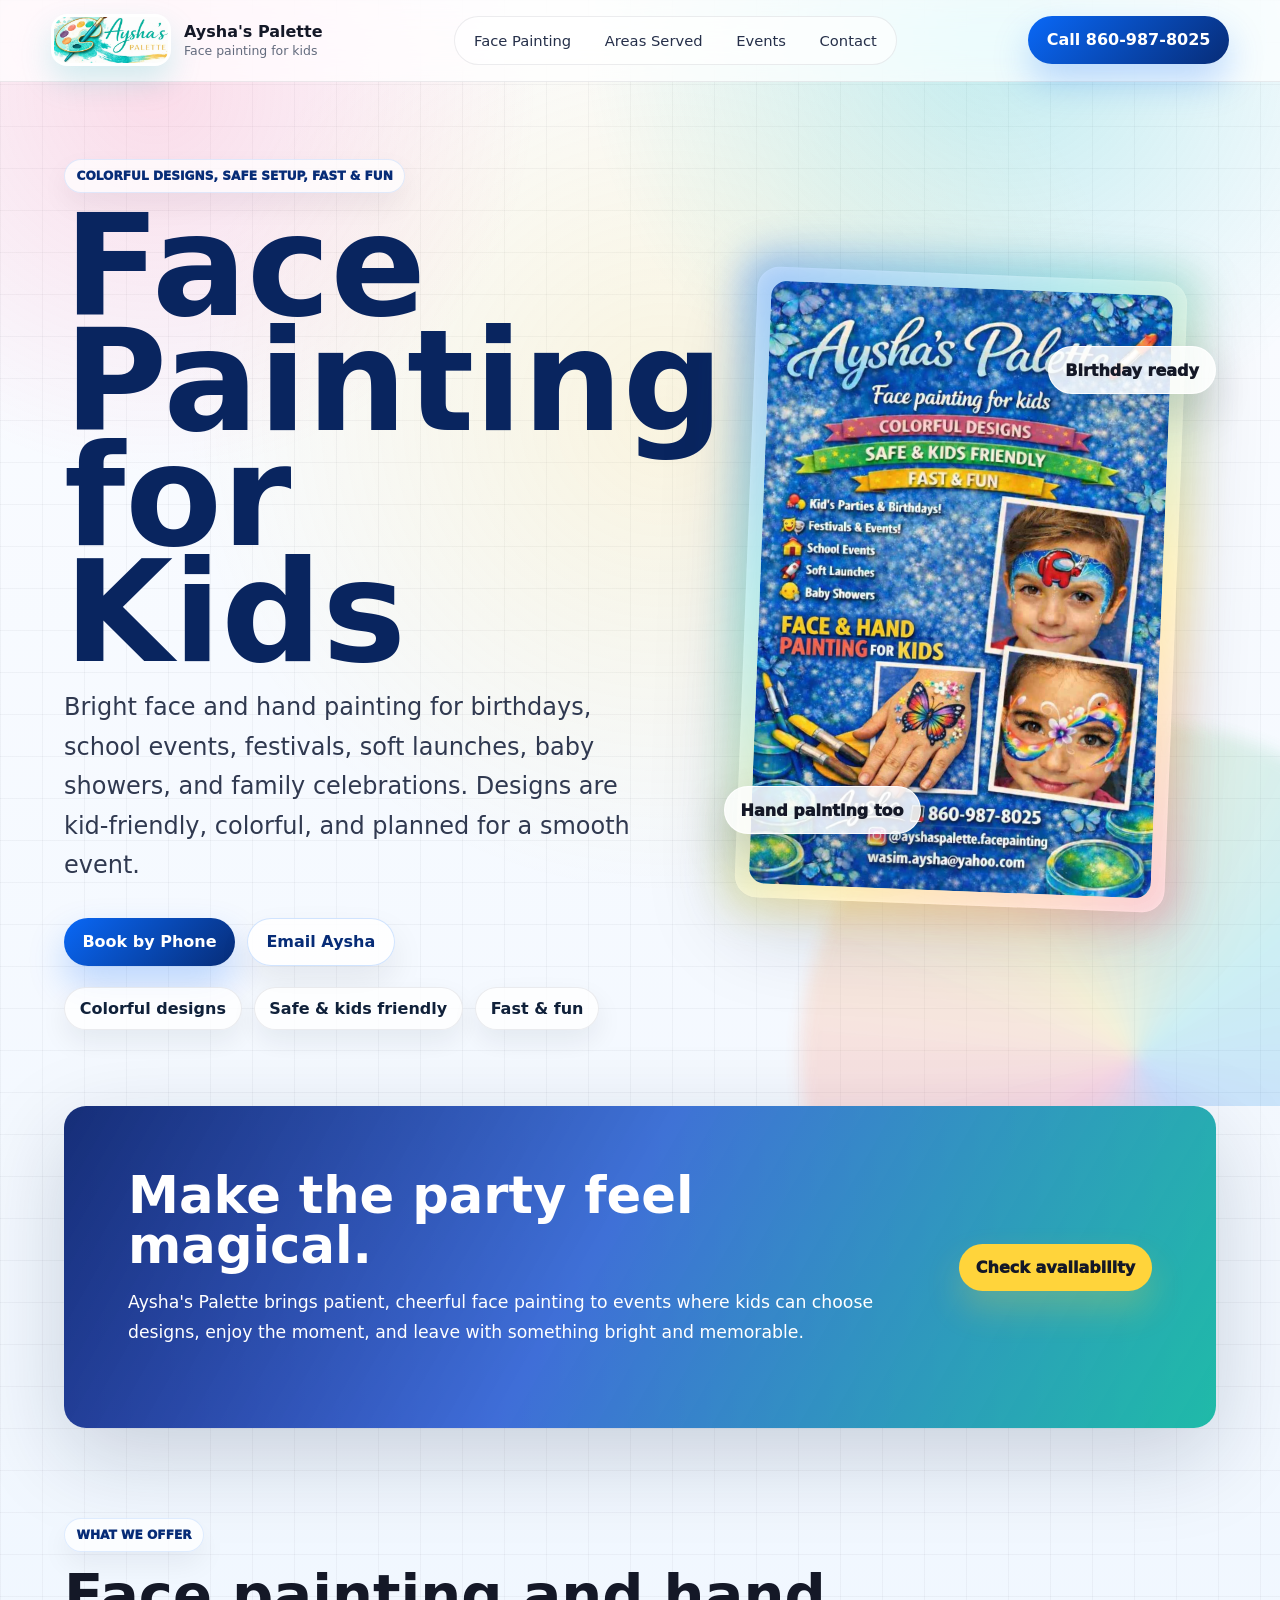
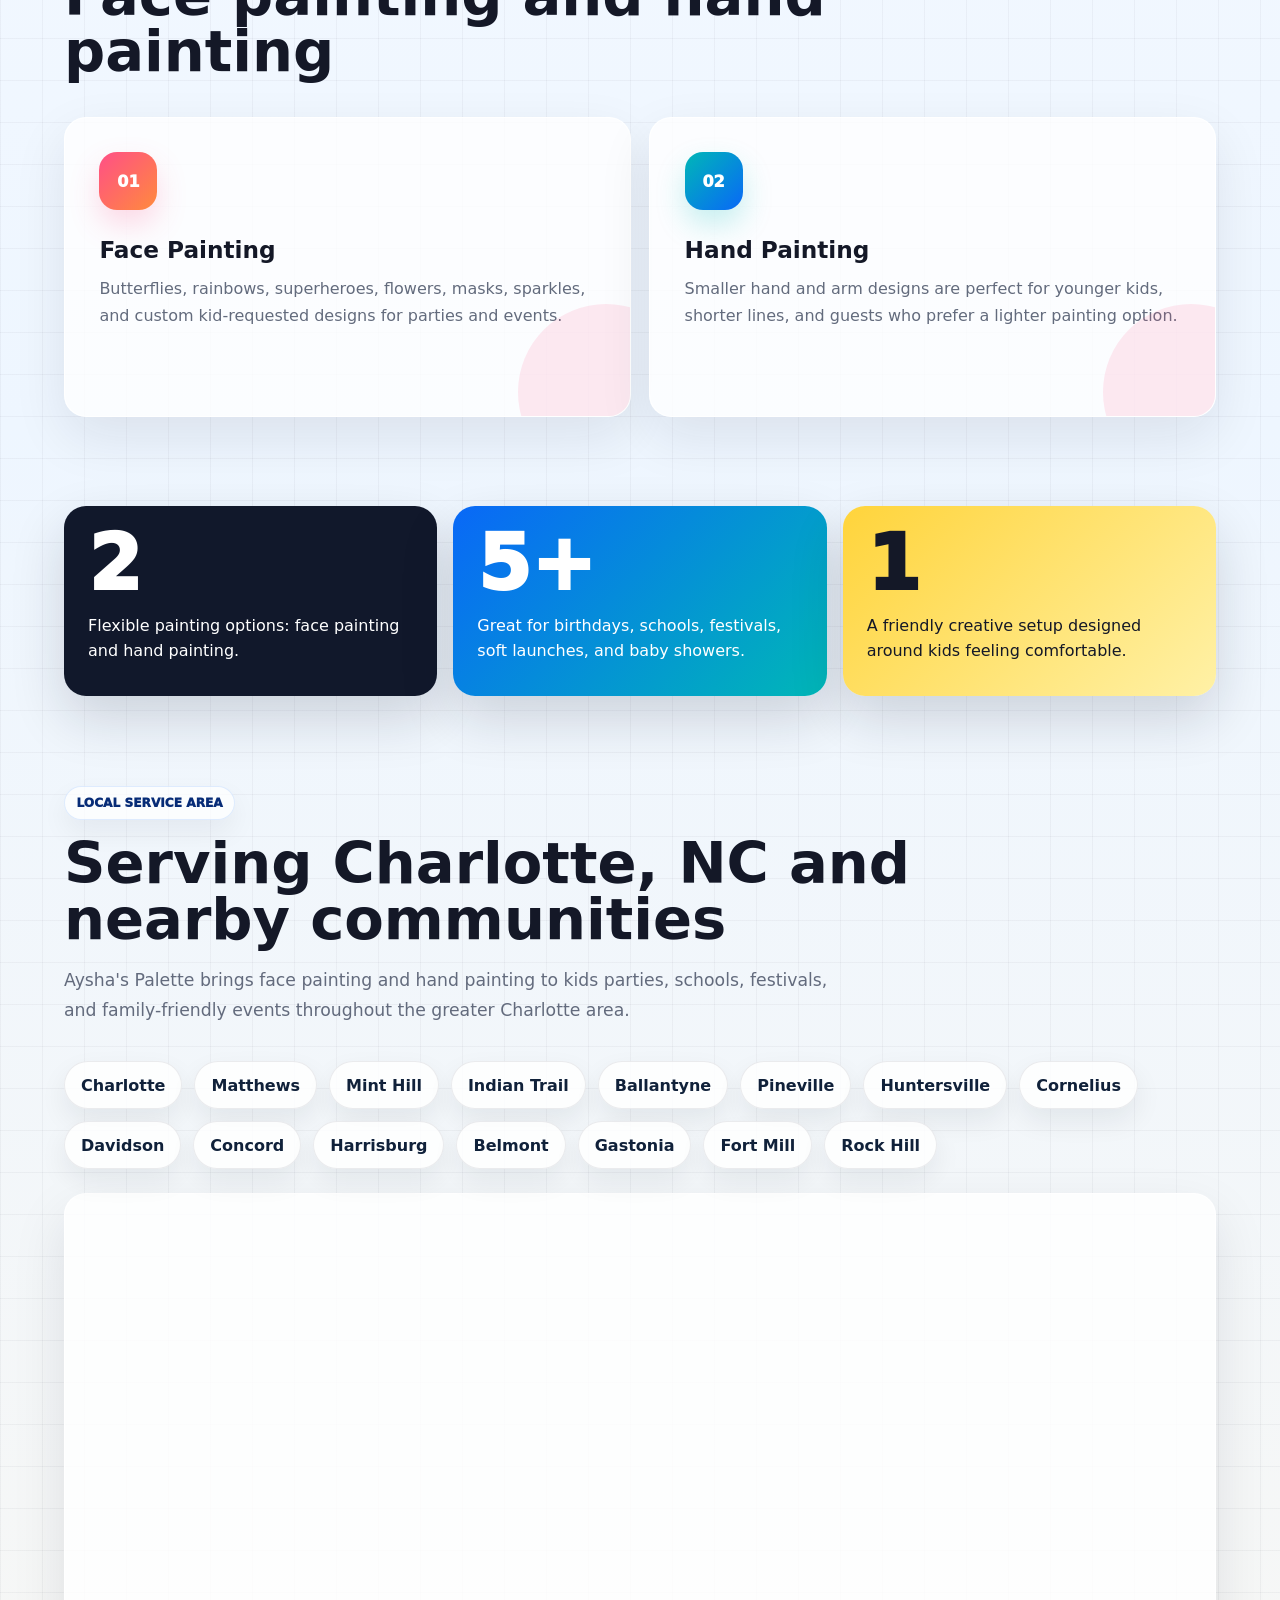
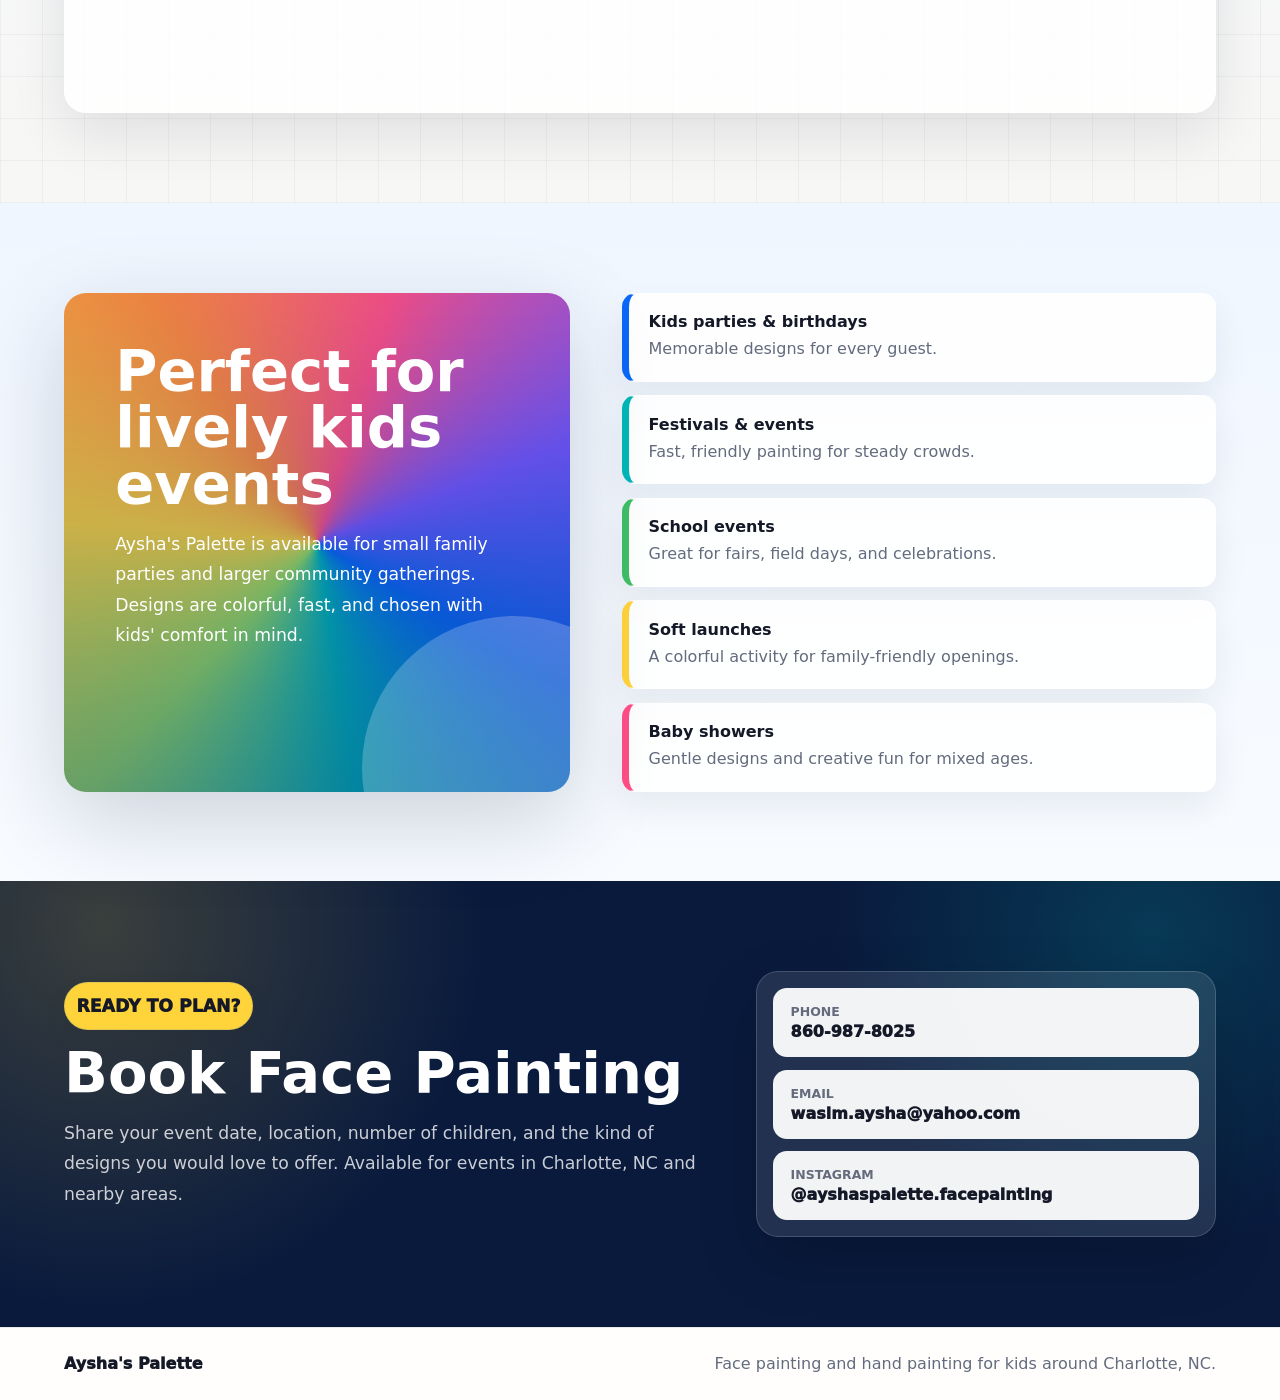
<file: index.html>
<!doctype html>
<html lang="en">
  <head>
    <meta charset="utf-8">
    <meta name="viewport" content="width=device-width, initial-scale=1">
    <title>Aysha's Palette | Face Painting</title>
    <meta
      name="description"
      content="Aysha's Palette offers colorful face painting and hand painting for kids parties, birthdays, school events, festivals, soft launches, and baby showers."
    >
    <link rel="stylesheet" href="styles.css">
  </head>
  <body class="face-page">
    <header class="site-header">
      <a class="brand" href="index.html" aria-label="Aysha's Palette face painting home">
        <span class="brand-logo">
          <img src="ayshas-palette-logo.jpeg" alt="" aria-hidden="true">
        </span>
        <span>
          <strong>Aysha's Palette</strong>
          <small>Face painting for kids</small>
        </span>
      </a>
      <nav class="nav" aria-label="Main navigation">
        <a href="#top">Face Painting</a>
        <a href="#areas">Areas Served</a>
        <a href="#events">Events</a>
        <a href="#contact">Contact</a>
      </nav>
      <a class="header-cta" href="tel:+18609878025">Call 860-987-8025</a>
    </header>

    <main id="top">
      <section class="hero" aria-labelledby="hero-title">
        <div class="hero-copy">
          <p class="eyebrow">Colorful designs, safe setup, fast & fun</p>
          <h1 id="hero-title">Face Painting for Kids</h1>
          <p class="hero-lede">
            Bright face and hand painting for birthdays, school events,
            festivals, soft launches, baby showers, and family celebrations.
            Designs are kid-friendly, colorful, and planned for a smooth event.
          </p>
          <div class="hero-actions" aria-label="Booking actions">
            <a class="button primary" href="tel:+18609878025">Book by Phone</a>
            <a class="button secondary" href="mailto:wasim.aysha@yahoo.com?subject=Face%20Painting%20Booking">Email Aysha</a>
          </div>
          <div class="quick-facts" aria-label="Highlights">
            <span>Colorful designs</span>
            <span>Safe & kids friendly</span>
            <span>Fast & fun</span>
          </div>
        </div>
        <div class="hero-media" aria-label="Aysha's Palette face painting flyer">
          <figure class="flyer-card">
            <img src="ayshas-palette-flyer.jpeg" alt="Aysha's Palette face painting flyer with examples of painted designs for kids">
          </figure>
          <div class="floating-note note-one">Birthday ready</div>
          <div class="floating-note note-two">Hand painting too</div>
        </div>
      </section>

      <section class="section intro-band" aria-label="Face painting highlights">
        <div>
          <h2>Make the party feel magical.</h2>
          <p>
            Aysha's Palette brings patient, cheerful face painting to events
            where kids can choose designs, enjoy the moment, and leave with
            something bright and memorable.
          </p>
        </div>
        <a class="text-link" href="#contact">Check availability</a>
      </section>

      <section class="section services" aria-labelledby="services-title">
        <div class="section-heading">
          <p class="eyebrow">What we offer</p>
          <h2 id="services-title">Face painting and hand painting</h2>
        </div>
        <div class="service-grid two-column">
          <article class="service-card">
            <span class="service-icon" aria-hidden="true">01</span>
            <h3>Face Painting</h3>
            <p>
              Butterflies, rainbows, superheroes, flowers, masks, sparkles, and
              custom kid-requested designs for parties and events.
            </p>
          </article>
          <article class="service-card">
            <span class="service-icon" aria-hidden="true">02</span>
            <h3>Hand Painting</h3>
            <p>
              Smaller hand and arm designs are perfect for younger kids, shorter
              lines, and guests who prefer a lighter painting option.
            </p>
          </article>
        </div>
      </section>

      <section class="section showcase" aria-label="Booking highlights">
        <div>
          <span class="showcase-number">2</span>
          <p>Flexible painting options: face painting and hand painting.</p>
        </div>
        <div>
          <span class="showcase-number">5+</span>
          <p>Great for birthdays, schools, festivals, soft launches, and baby showers.</p>
        </div>
        <div>
          <span class="showcase-number">1</span>
          <p>A friendly creative setup designed around kids feeling comfortable.</p>
        </div>
      </section>

      <section class="section areas" id="areas" aria-labelledby="areas-title">
        <div class="section-heading">
          <p class="eyebrow">Local service area</p>
          <h2 id="areas-title">Serving Charlotte, NC and nearby communities</h2>
          <p>
            Aysha's Palette brings face painting and hand painting to kids
            parties, schools, festivals, and family-friendly events throughout
            the greater Charlotte area.
          </p>
        </div>
        <div class="area-list" aria-label="Areas served near Charlotte, North Carolina">
          <span>Charlotte</span>
          <span>Matthews</span>
          <span>Mint Hill</span>
          <span>Indian Trail</span>
          <span>Ballantyne</span>
          <span>Pineville</span>
          <span>Huntersville</span>
          <span>Cornelius</span>
          <span>Davidson</span>
          <span>Concord</span>
          <span>Harrisburg</span>
          <span>Belmont</span>
          <span>Gastonia</span>
          <span>Fort Mill</span>
          <span>Rock Hill</span>
        </div>
        <div class="map-frame" aria-label="Google map of the Charlotte, North Carolina service area">
          <iframe
            title="Map of Charlotte, NC and surrounding service area"
            src="https://www.google.com/maps?q=Charlotte%2C%20NC&output=embed"
            loading="lazy"
            referrerpolicy="no-referrer-when-downgrade"
          ></iframe>
        </div>
      </section>

      <section class="section split" id="events" aria-labelledby="events-title">
        <div class="paint-panel">
          <h2 id="events-title">Perfect for lively kids events</h2>
          <p>
            Aysha's Palette is available for small family parties and larger
            community gatherings. Designs are colorful, fast, and chosen with
            kids' comfort in mind.
          </p>
        </div>
        <div class="event-list" aria-label="Event types">
          <div><strong>Kids parties & birthdays</strong><span>Memorable designs for every guest.</span></div>
          <div><strong>Festivals & events</strong><span>Fast, friendly painting for steady crowds.</span></div>
          <div><strong>School events</strong><span>Great for fairs, field days, and celebrations.</span></div>
          <div><strong>Soft launches</strong><span>A colorful activity for family-friendly openings.</span></div>
          <div><strong>Baby showers</strong><span>Gentle designs and creative fun for mixed ages.</span></div>
        </div>
      </section>

      <section class="section booking" id="contact" aria-labelledby="contact-title">
        <div>
          <p class="eyebrow">Ready to plan?</p>
          <h2 id="contact-title">Book Face Painting</h2>
          <p>
            Share your event date, location, number of children, and the kind
            of designs you would love to offer. Available for events in
            Charlotte, NC and nearby areas.
          </p>
        </div>
        <address class="contact-card">
          <a href="tel:+18609878025"><span>Phone</span>860-987-8025</a>
          <a href="mailto:wasim.aysha@yahoo.com"><span>Email</span>wasim.aysha@yahoo.com</a>
          <a href="https://www.instagram.com/ayshaspalette.facepainting/"><span>Instagram</span>@ayshaspalette.facepainting</a>
        </address>
      </section>
    </main>

    <footer class="site-footer">
      <p>Aysha's Palette</p>
      <p>Face painting and hand painting for kids around Charlotte, NC.</p>
    </footer>
  </body>
</html>
</file>
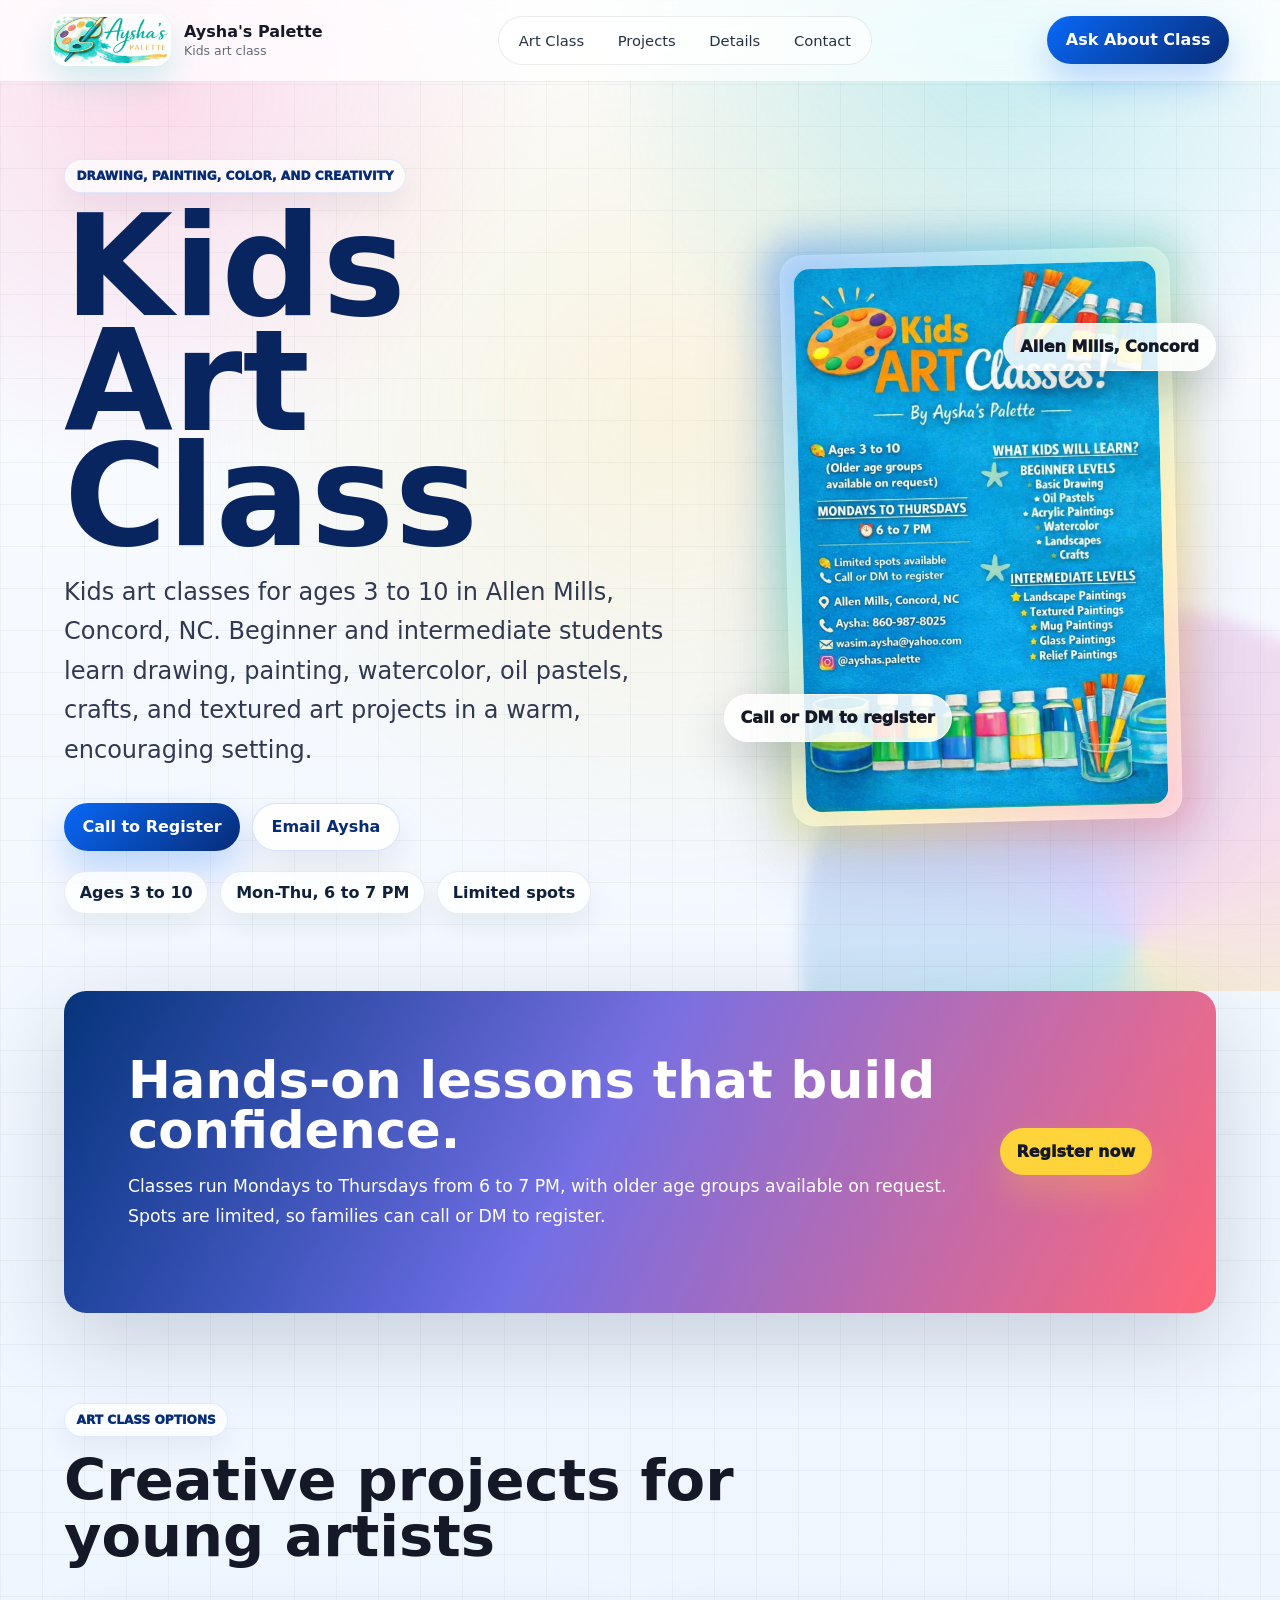
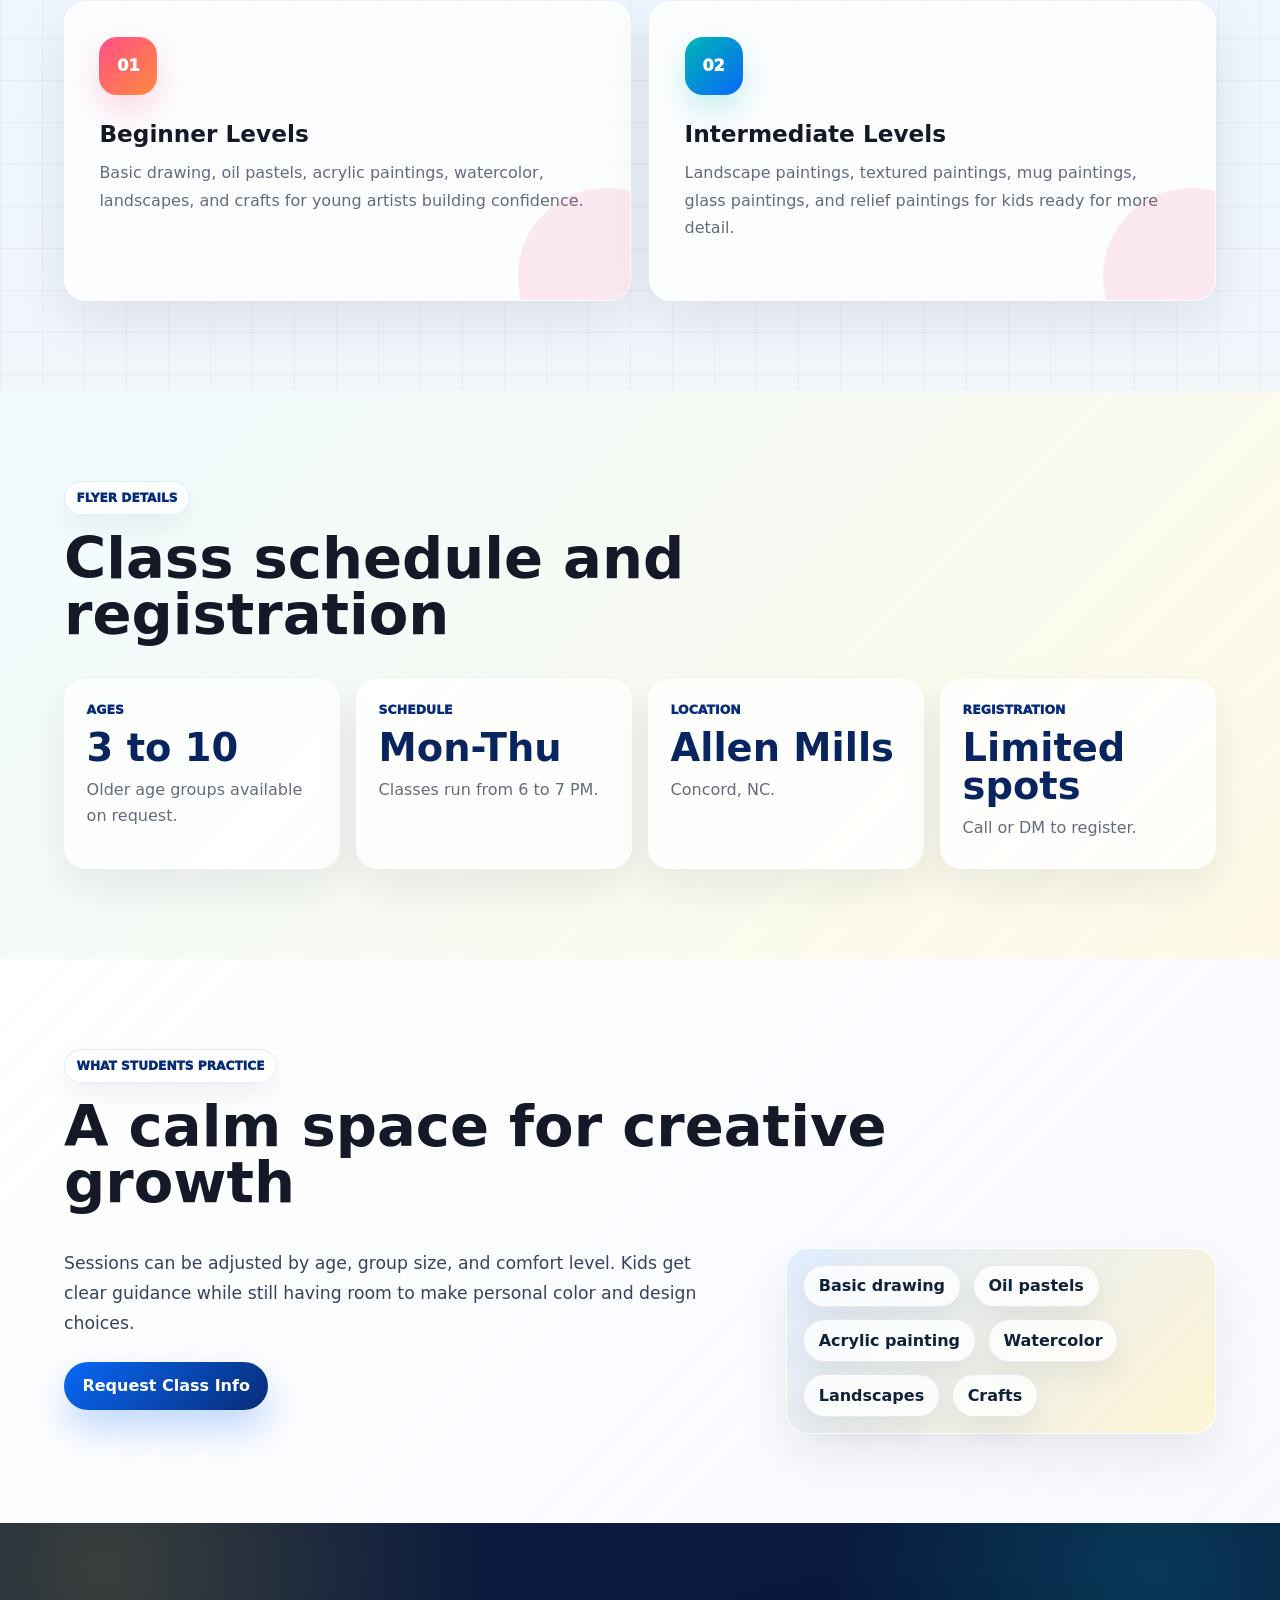
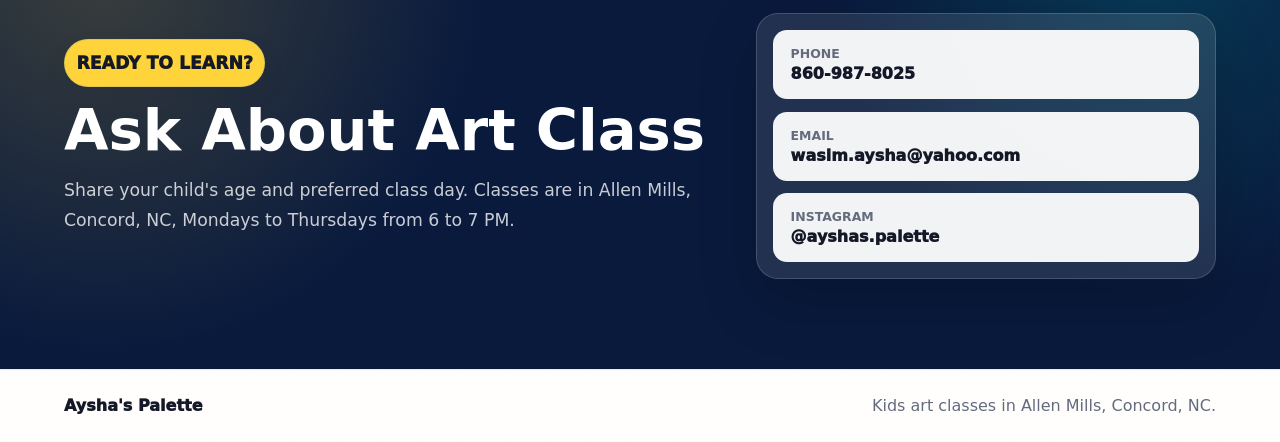
<file: art-class.html>
<!doctype html>
<html lang="en">
  <head>
    <meta charset="utf-8">
    <meta name="viewport" content="width=device-width, initial-scale=1">
    <title>Aysha's Palette | Art Class</title>
    <meta
      name="description"
      content="Aysha's Palette offers beginner-friendly kids art classes with drawing, painting, color mixing, seasonal crafts, and creative confidence-building projects."
    >
    <link rel="stylesheet" href="styles.css">
  </head>
  <body class="class-page">
    <header class="site-header">
      <a class="brand" href="art-class.html" aria-label="Aysha's Palette art class home">
        <span class="brand-logo">
          <img src="ayshas-palette-logo.jpeg" alt="" aria-hidden="true">
        </span>
        <span>
          <strong>Aysha's Palette</strong>
          <small>Kids art class</small>
        </span>
      </a>
      <nav class="nav" aria-label="Main navigation">
        <a href="#top">Art Class</a>
        <a href="#projects">Projects</a>
        <a href="#details">Details</a>
        <a href="#contact">Contact</a>
      </nav>
      <a class="header-cta" href="mailto:wasim.aysha@yahoo.com?subject=Art%20Class%20Inquiry">Ask About Class</a>
    </header>

    <main id="top">
      <section class="hero art-hero" aria-labelledby="hero-title">
        <div class="hero-copy">
          <p class="eyebrow">Drawing, painting, color, and creativity</p>
          <h1 id="hero-title">Kids Art Class</h1>
          <p class="hero-lede">
            Kids art classes for ages 3 to 10 in Allen Mills, Concord, NC.
            Beginner and intermediate students learn drawing, painting,
            watercolor, oil pastels, crafts, and textured art projects in a
            warm, encouraging setting.
          </p>
          <div class="hero-actions" aria-label="Class inquiry actions">
            <a class="button primary" href="tel:+18609878025">Call to Register</a>
            <a class="button secondary" href="mailto:wasim.aysha@yahoo.com?subject=Art%20Class%20Inquiry">Email Aysha</a>
          </div>
          <div class="quick-facts" aria-label="Class highlights">
            <span>Ages 3 to 10</span>
            <span>Mon-Thu, 6 to 7 PM</span>
            <span>Limited spots</span>
          </div>
        </div>
        <div class="hero-media class-media" aria-label="Aysha's Palette kids art class flyer">
          <figure class="flyer-card art-flyer">
            <img src="art-class-flyer.jpeg" alt="Kids Art Classes flyer by Aysha's Palette with schedule, location, and class topics">
          </figure>
          <div class="floating-note note-one">Allen Mills, Concord</div>
          <div class="floating-note note-two">Call or DM to register</div>
        </div>
      </section>

      <section class="section intro-band class-intro" aria-label="Art class highlights">
        <div>
          <h2>Hands-on lessons that build confidence.</h2>
          <p>
            Classes run Mondays to Thursdays from 6 to 7 PM, with older age
            groups available on request. Spots are limited, so families can call
            or DM to register.
          </p>
        </div>
        <a class="text-link" href="#contact">Register now</a>
      </section>

      <section class="section services" id="projects" aria-labelledby="projects-title">
        <div class="section-heading">
          <p class="eyebrow">Art class options</p>
          <h2 id="projects-title">Creative projects for young artists</h2>
        </div>
        <div class="service-grid two-column">
          <article class="service-card">
            <span class="service-icon" aria-hidden="true">01</span>
            <h3>Beginner Levels</h3>
            <p>
              Basic drawing, oil pastels, acrylic paintings, watercolor,
              landscapes, and crafts for young artists building confidence.
            </p>
          </article>
          <article class="service-card">
            <span class="service-icon" aria-hidden="true">02</span>
            <h3>Intermediate Levels</h3>
            <p>
              Landscape paintings, textured paintings, mug paintings, glass
              paintings, and relief paintings for kids ready for more detail.
            </p>
          </article>
        </div>
      </section>

      <section class="section class-details" id="details" aria-labelledby="details-title">
        <div class="section-heading">
          <p class="eyebrow">Flyer details</p>
          <h2 id="details-title">Class schedule and registration</h2>
        </div>
        <div class="detail-grid">
          <article class="detail-card">
            <span>Ages</span>
            <strong>3 to 10</strong>
            <p>Older age groups available on request.</p>
          </article>
          <article class="detail-card">
            <span>Schedule</span>
            <strong>Mon-Thu</strong>
            <p>Classes run from 6 to 7 PM.</p>
          </article>
          <article class="detail-card">
            <span>Location</span>
            <strong>Allen Mills</strong>
            <p>Concord, NC.</p>
          </article>
          <article class="detail-card">
            <span>Registration</span>
            <strong>Limited spots</strong>
            <p>Call or DM to register.</p>
          </article>
        </div>
      </section>

      <section class="section classes-band" aria-labelledby="class-title">
        <div class="section-heading">
          <p class="eyebrow">What students practice</p>
          <h2 id="class-title">A calm space for creative growth</h2>
        </div>
        <div class="class-layout">
          <div class="class-copy">
            <p>
              Sessions can be adjusted by age, group size, and comfort level.
              Kids get clear guidance while still having room to make personal
              color and design choices.
            </p>
            <a class="button primary" href="mailto:wasim.aysha@yahoo.com?subject=Art%20Class%20Inquiry">Request Class Info</a>
          </div>
          <div class="class-features">
            <span>Basic drawing</span>
            <span>Oil pastels</span>
            <span>Acrylic painting</span>
            <span>Watercolor</span>
            <span>Landscapes</span>
            <span>Crafts</span>
          </div>
        </div>
      </section>

      <section class="section booking" id="contact" aria-labelledby="contact-title">
        <div>
          <p class="eyebrow">Ready to learn?</p>
          <h2 id="contact-title">Ask About Art Class</h2>
          <p>
            Share your child's age and preferred class day. Classes are in
            Allen Mills, Concord, NC, Mondays to Thursdays from 6 to 7 PM.
          </p>
        </div>
        <address class="contact-card">
          <a href="tel:+18609878025"><span>Phone</span>860-987-8025</a>
          <a href="mailto:wasim.aysha@yahoo.com"><span>Email</span>wasim.aysha@yahoo.com</a>
          <a href="https://www.instagram.com/ayshas.palette/"><span>Instagram</span>@ayshas.palette</a>
        </address>
      </section>
    </main>

    <footer class="site-footer">
      <p>Aysha's Palette</p>
      <p>Kids art classes in Allen Mills, Concord, NC.</p>
    </footer>
  </body>
</html>
</file>
<file: styles.css>
:root {
  --ink: #141827;
  --muted: #636b7d;
  --white: #ffffff;
  --mist: #f5f8ff;
  --blue: #0968f7;
  --deep-blue: #072c77;
  --teal: #00b7b7;
  --lime: #9be15d;
  --yellow: #ffd43b;
  --pink: #ff4f87;
  --orange: #ff8a3d;
  --violet: #7657ff;
  --radius: 22px;
  --radius-sm: 14px;
  --shadow: 0 28px 90px rgba(12, 25, 58, 0.18);
}

* {
  box-sizing: border-box;
}

html {
  scroll-behavior: smooth;
  scroll-padding-top: 96px;
}

body {
  margin: 0;
  color: var(--ink);
  font-family: Inter, ui-sans-serif, system-ui, -apple-system, BlinkMacSystemFont, "Segoe UI", Arial, sans-serif;
  background:
    linear-gradient(90deg, rgba(20, 24, 39, 0.04) 1px, transparent 1px),
    linear-gradient(180deg, rgba(20, 24, 39, 0.04) 1px, transparent 1px),
    linear-gradient(180deg, #fbfcff 0%, #eef6ff 44%, #fff8ec 100%);
  background-size: 42px 42px, 42px 42px, auto;
}

body::before {
  position: fixed;
  inset: 0;
  z-index: -1;
  content: "";
  background:
    radial-gradient(circle at 12% 10%, rgba(255, 79, 135, 0.18), transparent 24rem),
    radial-gradient(circle at 78% 4%, rgba(0, 183, 183, 0.22), transparent 26rem),
    radial-gradient(circle at 52% 46%, rgba(255, 212, 59, 0.16), transparent 30rem);
}

img {
  display: block;
  max-width: 100%;
}

a {
  color: inherit;
}

.site-header {
  position: sticky;
  top: 0;
  z-index: 10;
  display: flex;
  align-items: center;
  justify-content: space-between;
  gap: 1rem;
  min-height: 78px;
  margin: 0 auto;
  padding: 0.9rem clamp(1rem, 4vw, 5rem);
  background: rgba(255, 255, 255, 0.74);
  border-bottom: 1px solid rgba(20, 24, 39, 0.08);
  backdrop-filter: blur(20px) saturate(150%);
}

.brand,
.nav a,
.header-cta,
.button,
.text-link,
.contact-card a {
  text-decoration: none;
}

.brand {
  display: inline-flex;
  align-items: center;
  gap: 0.8rem;
  min-width: 13rem;
}

.brand-mark {
  display: grid;
  place-items: center;
  width: 48px;
  height: 48px;
  flex: 0 0 48px;
  color: var(--white);
  font-weight: 900;
  background: conic-gradient(from 10deg, var(--blue), var(--teal), var(--yellow), var(--pink), var(--violet), var(--blue));
  border: 3px solid rgba(255, 255, 255, 0.84);
  border-radius: 16px;
  box-shadow: 0 15px 32px rgba(9, 104, 247, 0.24);
}

.brand-logo {
  width: 120px;
  height: 52px;
  flex: 0 0 120px;
  overflow: hidden;
  background: var(--white);
  border: 3px solid rgba(255, 255, 255, 0.84);
  border-radius: 16px;
  box-shadow: 0 15px 32px rgba(0, 183, 183, 0.18);
}

.brand-logo img {
  width: 100%;
  height: 100%;
  object-fit: cover;
  object-position: center;
  transform: scale(1.35);
}

.brand strong,
.brand small {
  display: block;
}

.brand strong {
  font-size: 1rem;
}

.brand small {
  color: var(--muted);
  font-size: 0.78rem;
  margin-top: 0.12rem;
}

.nav {
  display: flex;
  align-items: center;
  justify-content: center;
  gap: 0.3rem;
  padding: 0.32rem;
  color: #26304a;
  font-size: 0.92rem;
  background: rgba(255, 255, 255, 0.62);
  border: 1px solid rgba(20, 24, 39, 0.08);
  border-radius: 999px;
  scrollbar-width: none;
  -webkit-overflow-scrolling: touch;
  scroll-snap-type: x proximity;
}

.nav::-webkit-scrollbar {
  display: none;
}

.nav a {
  padding: 0.62rem 0.9rem;
  border-radius: 999px;
  scroll-snap-align: start;
  white-space: nowrap;
  transition: background 180ms ease, color 180ms ease;
}

.nav a:hover {
  color: var(--deep-blue);
  background: rgba(9, 104, 247, 0.1);
}

.nav a:focus-visible,
.header-cta:focus-visible,
.button:focus-visible,
.text-link:focus-visible,
.contact-card a:focus-visible {
  outline: 3px solid rgba(255, 212, 59, 0.92);
  outline-offset: 3px;
}

.header-cta,
.button {
  display: inline-flex;
  align-items: center;
  justify-content: center;
  min-height: 48px;
  padding: 0.82rem 1.15rem;
  border-radius: 999px;
  font-weight: 900;
  line-height: 1;
  transition: transform 180ms ease, box-shadow 180ms ease, background 180ms ease;
}

.header-cta,
.button.primary {
  color: var(--white);
  background: linear-gradient(135deg, var(--blue), var(--deep-blue));
  box-shadow: 0 18px 36px rgba(9, 104, 247, 0.25);
}

.button.secondary {
  color: var(--deep-blue);
  background: rgba(255, 255, 255, 0.86);
  border: 1px solid rgba(9, 104, 247, 0.18);
  box-shadow: 0 16px 34px rgba(20, 24, 39, 0.08);
}

.header-cta:hover,
.button:hover,
.text-link:hover,
.contact-card a:hover {
  transform: translateY(-2px);
}

.hero {
  position: relative;
  display: grid;
  grid-template-columns: minmax(0, 1fr) minmax(300px, 470px);
  align-items: center;
  gap: clamp(2rem, 6vw, 7rem);
  min-height: calc(100vh - 78px);
  padding: clamp(2.6rem, 6vw, 6.5rem) clamp(1rem, 5vw, 5.5rem);
  overflow: hidden;
}

.hero::after {
  position: absolute;
  right: -12rem;
  bottom: -18rem;
  width: 42rem;
  height: 42rem;
  content: "";
  background: conic-gradient(from 140deg, rgba(9, 104, 247, 0.22), rgba(255, 79, 135, 0.26), rgba(255, 212, 59, 0.24), rgba(0, 183, 183, 0.2), rgba(9, 104, 247, 0.22));
  border-radius: 50%;
  filter: blur(8px);
  opacity: 0.82;
}

.hero-copy,
.hero-media {
  position: relative;
  z-index: 1;
}

.hero-copy {
  max-width: 780px;
}

.eyebrow {
  display: inline-flex;
  align-items: center;
  min-height: 34px;
  margin: 0 0 1rem;
  padding: 0.48rem 0.72rem;
  color: var(--deep-blue);
  font-size: 0.76rem;
  font-weight: 950;
  letter-spacing: 0;
  text-transform: uppercase;
  background: rgba(255, 255, 255, 0.72);
  border: 1px solid rgba(9, 104, 247, 0.12);
  border-radius: 999px;
  box-shadow: 0 12px 28px rgba(20, 24, 39, 0.06);
}

h1,
h2,
h3,
p {
  margin-top: 0;
}

h1 {
  max-width: 9ch;
  margin-bottom: 1.1rem;
  color: #09255f;
  font-size: clamp(4.2rem, 11vw, 9.4rem);
  line-height: 0.82;
}

h2 {
  margin-bottom: 1rem;
  font-size: clamp(2.2rem, 4.5vw, 4.35rem);
  line-height: 0.98;
}

h3 {
  margin-bottom: 0.75rem;
  font-size: 1.45rem;
}

.hero-lede {
  max-width: 720px;
  color: #303950;
  font-size: clamp(1.12rem, 2vw, 1.5rem);
  line-height: 1.65;
}

.hero-actions,
.quick-facts,
.class-features {
  display: flex;
  flex-wrap: wrap;
  gap: 0.75rem;
}

.hero-actions {
  margin-top: 2rem;
}

.quick-facts {
  margin-top: 1.3rem;
}

.quick-facts span,
.class-features span {
  display: inline-flex;
  align-items: center;
  min-height: 42px;
  padding: 0.68rem 0.92rem;
  color: #10213a;
  font-weight: 900;
  background: rgba(255, 255, 255, 0.78);
  border: 1px solid rgba(20, 24, 39, 0.08);
  border-radius: 999px;
  box-shadow: 0 12px 28px rgba(20, 24, 39, 0.07);
}

.hero-media {
  justify-self: center;
  width: min(100%, 500px);
  min-height: 640px;
}

.flyer-card {
  position: relative;
  z-index: 1;
  margin: 0;
  width: min(100%, 430px);
  padding: 0.8rem;
  background: rgba(255, 255, 255, 0.82);
  border: 1px solid rgba(255, 255, 255, 0.74);
  border-radius: var(--radius);
  box-shadow: var(--shadow);
  transform: rotate(2.2deg);
}

.flyer-card::before {
  position: absolute;
  inset: -16px;
  z-index: -1;
  content: "";
  background: linear-gradient(135deg, rgba(9, 104, 247, 0.38), rgba(0, 183, 183, 0.28), rgba(255, 212, 59, 0.36), rgba(255, 79, 135, 0.3));
  border-radius: 30px;
  filter: blur(18px);
}

.flyer-card img {
  width: 100%;
  aspect-ratio: 2 / 3;
  object-fit: cover;
  border-radius: 16px;
}

.floating-note {
  position: absolute;
  z-index: 2;
  display: inline-flex;
  align-items: center;
  min-height: 48px;
  padding: 0.8rem 1rem;
  color: var(--ink);
  font-weight: 950;
  background: rgba(255, 255, 255, 0.86);
  border: 1px solid rgba(255, 255, 255, 0.9);
  border-radius: 999px;
  box-shadow: 0 18px 48px rgba(20, 24, 39, 0.18);
}

.note-one {
  top: 4.5rem;
  right: 0;
}

.note-two {
  bottom: 5rem;
  left: -1.4rem;
}

.section {
  padding: clamp(4rem, 7vw, 7rem) clamp(1rem, 5vw, 5.5rem);
  scroll-margin-top: 96px;
}

.intro-band {
  display: flex;
  align-items: center;
  justify-content: space-between;
  gap: 2rem;
  margin: 0 clamp(1rem, 5vw, 5.5rem);
  padding: clamp(2rem, 5vw, 4rem);
  color: var(--white);
  background:
    linear-gradient(120deg, rgba(7, 44, 119, 0.94), rgba(9, 104, 247, 0.78) 46%, rgba(0, 183, 183, 0.88)),
    linear-gradient(90deg, var(--pink), var(--yellow));
  border-radius: var(--radius);
  box-shadow: var(--shadow);
}

.intro-band div {
  max-width: 880px;
}

.intro-band h2 {
  font-size: clamp(2rem, 4vw, 3.55rem);
}

.intro-band p,
.paint-panel p,
.booking p,
.class-copy p {
  color: inherit;
  font-size: 1.08rem;
  line-height: 1.75;
}

.text-link {
  flex: 0 0 auto;
  padding: 0.88rem 1.05rem;
  color: var(--ink);
  font-weight: 950;
  background: var(--yellow);
  border-radius: 999px;
  box-shadow: 0 18px 34px rgba(255, 212, 59, 0.24);
  transition: transform 180ms ease;
}

.section-heading {
  max-width: 860px;
  margin-bottom: 2.25rem;
}

.service-grid {
  display: grid;
  grid-template-columns: repeat(3, minmax(0, 1fr));
  gap: 1.15rem;
}

.service-grid.two-column {
  grid-template-columns: repeat(2, minmax(0, 1fr));
}

.service-card {
  position: relative;
  min-height: 300px;
  padding: clamp(1.4rem, 3vw, 2.15rem);
  overflow: hidden;
  background: rgba(255, 255, 255, 0.78);
  border: 1px solid rgba(255, 255, 255, 0.9);
  border-radius: var(--radius);
  box-shadow: 0 20px 54px rgba(20, 24, 39, 0.09);
  transition: transform 180ms ease, box-shadow 180ms ease;
}

.service-card::after {
  position: absolute;
  right: -4rem;
  bottom: -4rem;
  width: 11rem;
  height: 11rem;
  content: "";
  background: rgba(255, 79, 135, 0.12);
  border-radius: 50%;
}

.service-card:hover {
  transform: translateY(-5px);
  box-shadow: 0 28px 70px rgba(20, 24, 39, 0.13);
}

.service-icon {
  display: grid;
  place-items: center;
  width: 58px;
  height: 58px;
  margin-bottom: 1.6rem;
  color: var(--white);
  font-weight: 950;
  background: linear-gradient(135deg, var(--pink), var(--orange));
  border-radius: 18px;
  box-shadow: 0 14px 30px rgba(255, 79, 135, 0.22);
}

.service-card:nth-child(2) .service-icon {
  background: linear-gradient(135deg, var(--teal), var(--blue));
  box-shadow: 0 14px 30px rgba(0, 183, 183, 0.22);
}

.service-card:nth-child(3) .service-icon {
  color: var(--ink);
  background: linear-gradient(135deg, var(--yellow), var(--lime));
  box-shadow: 0 14px 30px rgba(255, 212, 59, 0.26);
}

.service-card p,
.event-list span,
.site-footer p {
  color: var(--muted);
  line-height: 1.7;
}

.showcase {
  display: grid;
  grid-template-columns: repeat(3, minmax(0, 1fr));
  gap: 1rem;
  padding-top: 0;
}

.showcase div {
  min-height: 190px;
  padding: 1.5rem;
  color: var(--white);
  background: #11182b;
  border-radius: var(--radius);
  box-shadow: 0 22px 54px rgba(17, 24, 43, 0.16);
}

.showcase div:nth-child(2) {
  background: linear-gradient(135deg, var(--blue), var(--teal));
}

.showcase div:nth-child(3) {
  color: var(--ink);
  background: linear-gradient(135deg, var(--yellow), #fff1a6);
}

.showcase-number {
  display: block;
  margin-bottom: 1rem;
  font-size: clamp(3rem, 6vw, 5.5rem);
  font-weight: 950;
  line-height: 0.88;
}

.showcase p {
  margin: 0;
  max-width: 24rem;
  line-height: 1.55;
}

.areas {
  padding-top: 0;
}

.areas .section-heading p:last-child {
  max-width: 780px;
  color: var(--muted);
  font-size: 1.08rem;
  line-height: 1.75;
}

.area-list {
  display: flex;
  flex-wrap: wrap;
  gap: 0.75rem;
}

.area-list span {
  display: inline-flex;
  align-items: center;
  min-height: 48px;
  padding: 0.75rem 1rem;
  color: #10213a;
  font-weight: 900;
  background: rgba(255, 255, 255, 0.82);
  border: 1px solid rgba(20, 24, 39, 0.08);
  border-radius: 999px;
  box-shadow: 0 12px 28px rgba(20, 24, 39, 0.07);
}

.map-frame {
  height: clamp(320px, 44vw, 520px);
  margin-top: 1.5rem;
  overflow: hidden;
  background: rgba(255, 255, 255, 0.82);
  border: 1px solid rgba(255, 255, 255, 0.9);
  border-radius: var(--radius);
  box-shadow: 0 22px 54px rgba(20, 24, 39, 0.1);
}

.map-frame iframe {
  width: 100%;
  height: 100%;
  border: 0;
}

.split {
  display: grid;
  grid-template-columns: minmax(0, 0.92fr) minmax(280px, 1.08fr);
  gap: clamp(1.5rem, 4vw, 4rem);
  align-items: stretch;
  background: linear-gradient(180deg, #eff6ff, #f8fbff);
}

.paint-panel {
  position: relative;
  min-height: 470px;
  padding: clamp(1.6rem, 4vw, 3.25rem);
  color: var(--white);
  overflow: hidden;
  border-radius: var(--radius);
  background:
    linear-gradient(rgba(7, 44, 119, 0.08), rgba(7, 44, 119, 0.36)),
    conic-gradient(from 120deg, var(--blue), var(--teal), var(--lime), var(--yellow), var(--orange), var(--pink), var(--violet), var(--blue));
  box-shadow: var(--shadow);
}

.paint-panel::after {
  position: absolute;
  right: -6rem;
  bottom: -8rem;
  width: 19rem;
  height: 19rem;
  content: "";
  background: rgba(255, 255, 255, 0.22);
  border-radius: 50%;
}

.event-list {
  display: grid;
  gap: 0.85rem;
}

.event-list div {
  display: grid;
  gap: 0.25rem;
  padding: 1.15rem 1.25rem;
  background: rgba(255, 255, 255, 0.88);
  border: 1px solid rgba(255, 255, 255, 0.9);
  border-left: 7px solid var(--blue);
  border-radius: var(--radius-sm);
  box-shadow: 0 16px 34px rgba(20, 24, 39, 0.07);
}

.event-list div:nth-child(2) {
  border-left-color: var(--teal);
}

.event-list div:nth-child(3) {
  border-left-color: #3fbe65;
}

.event-list div:nth-child(4) {
  border-left-color: var(--yellow);
}

.event-list div:nth-child(5) {
  border-left-color: var(--pink);
}

.classes-band {
  background:
    linear-gradient(135deg, rgba(255, 255, 255, 0.94), rgba(245, 248, 255, 0.8)),
    var(--white);
}

.art-hero::after {
  background: conic-gradient(from 140deg, rgba(255, 212, 59, 0.28), rgba(0, 183, 183, 0.24), rgba(118, 87, 255, 0.24), rgba(255, 79, 135, 0.2), rgba(255, 212, 59, 0.28));
}

.class-media {
  display: grid;
  place-items: center;
  min-height: 560px;
}

.art-flyer {
  width: min(100%, 390px);
  transform: rotate(-1.4deg);
}

.art-flyer img {
  aspect-ratio: 2 / 3;
  object-position: center;
}

.art-board {
  position: relative;
  width: min(100%, 430px);
  min-height: 520px;
  overflow: hidden;
  background:
    linear-gradient(105deg, transparent 0 23%, rgba(255,255,255,0.72) 23% 25%, transparent 25%),
    radial-gradient(circle at 24% 73%, var(--pink) 0 12%, transparent 13%),
    radial-gradient(circle at 52% 55%, var(--yellow) 0 15%, transparent 16%),
    radial-gradient(circle at 74% 35%, var(--teal) 0 17%, transparent 18%),
    linear-gradient(135deg, #ffe99a, #ff9b7b 48%, #9fe9e7);
  border: 0.8rem solid rgba(255, 255, 255, 0.82);
  border-radius: var(--radius);
  box-shadow: var(--shadow);
  transform: rotate(-2deg);
}

.art-board::before {
  position: absolute;
  left: 12%;
  right: 12%;
  bottom: 12%;
  height: 12px;
  content: "";
  background: rgba(20, 24, 39, 0.2);
  border-radius: 999px;
}

.art-board span {
  position: absolute;
  display: block;
  border-radius: 999px;
  transform: rotate(-18deg);
}

.art-board span:nth-child(1) {
  top: 18%;
  left: 18%;
  width: 58%;
  height: 16px;
  background: var(--blue);
}

.art-board span:nth-child(2) {
  top: 28%;
  left: 28%;
  width: 46%;
  height: 16px;
  background: var(--pink);
}

.art-board span:nth-child(3) {
  top: 39%;
  left: 20%;
  width: 60%;
  height: 16px;
  background: var(--lime);
}

.class-intro {
  background:
    linear-gradient(120deg, rgba(7, 44, 119, 0.94), rgba(118, 87, 255, 0.78) 46%, rgba(255, 79, 135, 0.82)),
    linear-gradient(90deg, var(--teal), var(--yellow));
}

.class-details {
  background:
    linear-gradient(135deg, rgba(239, 251, 255, 0.92), rgba(255, 249, 226, 0.84)),
    var(--white);
}

.detail-grid {
  display: grid;
  grid-template-columns: repeat(4, minmax(0, 1fr));
  gap: 1rem;
}

.detail-card {
  min-height: 190px;
  padding: 1.35rem;
  background: rgba(255, 255, 255, 0.82);
  border: 1px solid rgba(255, 255, 255, 0.9);
  border-radius: var(--radius);
  box-shadow: 0 18px 44px rgba(20, 24, 39, 0.08);
}

.detail-card span {
  display: block;
  margin-bottom: 0.75rem;
  color: var(--deep-blue);
  font-size: 0.78rem;
  font-weight: 950;
  text-transform: uppercase;
}

.detail-card strong {
  display: block;
  margin-bottom: 0.6rem;
  color: #09255f;
  font-size: clamp(1.55rem, 3vw, 2.45rem);
  line-height: 1;
}

.detail-card p {
  margin: 0;
  color: var(--muted);
  line-height: 1.65;
}

.class-layout {
  display: grid;
  grid-template-columns: minmax(0, 1fr) minmax(250px, 430px);
  gap: clamp(1.5rem, 4vw, 4rem);
  align-items: start;
}

.class-copy {
  max-width: 780px;
}

.class-copy p {
  color: #36435e;
  margin-bottom: 1.5rem;
}

.class-features {
  padding: 1rem;
  border: 1px solid rgba(255, 255, 255, 0.9);
  border-radius: var(--radius);
  background:
    linear-gradient(135deg, rgba(9, 104, 247, 0.12), rgba(255, 212, 59, 0.22)),
    rgba(255, 255, 255, 0.74);
  box-shadow: 0 22px 48px rgba(20, 24, 39, 0.08);
}

.booking {
  display: grid;
  grid-template-columns: minmax(0, 1fr) minmax(280px, 460px);
  gap: 2rem;
  align-items: center;
  color: var(--white);
  background:
    radial-gradient(circle at 8% 10%, rgba(255, 212, 59, 0.2), transparent 24rem),
    radial-gradient(circle at 90% 12%, rgba(0, 183, 183, 0.2), transparent 20rem),
    #091a3d;
}

.booking .eyebrow {
  color: var(--ink);
  background: var(--yellow);
}

.booking p {
  max-width: 760px;
  color: rgba(255, 255, 255, 0.78);
}

.contact-card {
  display: grid;
  gap: 0.8rem;
  padding: 1rem;
  font-style: normal;
  background: rgba(255, 255, 255, 0.1);
  border: 1px solid rgba(255, 255, 255, 0.16);
  border-radius: var(--radius);
  box-shadow: 0 24px 60px rgba(0, 0, 0, 0.18);
}

.contact-card a {
  display: grid;
  gap: 0.18rem;
  overflow-wrap: anywhere;
  padding: 1rem 1.1rem;
  color: var(--ink);
  font-weight: 950;
  background: rgba(255, 255, 255, 0.94);
  border-radius: var(--radius-sm);
  transition: transform 180ms ease, background 180ms ease;
}

.contact-card a span {
  color: var(--muted);
  font-size: 0.78rem;
  font-weight: 800;
  text-transform: uppercase;
}

.site-footer {
  display: flex;
  justify-content: space-between;
  gap: 1rem;
  padding: 1.4rem clamp(1rem, 5vw, 5.5rem);
  background: rgba(255, 255, 255, 0.86);
  border-top: 1px solid rgba(20, 24, 39, 0.08);
}

.site-footer p {
  margin: 0;
}

.site-footer p:first-child {
  color: var(--ink);
  font-weight: 950;
}

@media (max-width: 980px) {
  .site-header {
    align-items: flex-start;
    flex-wrap: wrap;
  }

  .nav {
    order: 3;
    width: 100%;
    justify-content: flex-start;
    overflow-x: auto;
  }

  .hero,
  .split,
  .class-layout,
  .booking {
    grid-template-columns: 1fr;
  }

  .hero {
    min-height: auto;
  }

  .hero-media {
    justify-self: start;
    width: min(100%, 390px);
    min-height: 0;
  }

  .flyer-card {
    transform: none;
  }

  .class-media {
    min-height: 0;
  }

  .art-board {
    min-height: 420px;
    transform: none;
  }

  .floating-note {
    display: none;
  }

  .service-grid,
  .service-grid.two-column,
  .showcase,
  .detail-grid {
    grid-template-columns: 1fr;
  }

  .intro-band {
    align-items: flex-start;
    flex-direction: column;
  }
}

@media (max-width: 560px) {
  .site-header {
    position: static;
  }

  html {
    scroll-padding-top: 16px;
  }

  .section {
    scroll-margin-top: 16px;
  }

  .brand {
    min-width: 0;
  }

  .brand-logo {
    width: 98px;
    flex-basis: 98px;
  }

  .header-cta,
  .hero-actions .button,
  .text-link {
    width: 100%;
  }

  .hero {
    padding-top: 2rem;
  }

  h1 {
    font-size: 3.85rem;
  }

  h2 {
    font-size: 2.2rem;
  }

  .intro-band {
    margin: 0 1rem;
  }

  .paint-panel {
    min-height: 320px;
  }

  .showcase div {
    min-height: 160px;
  }

  .site-footer {
    display: grid;
  }
}

@media (prefers-reduced-motion: reduce) {
  html {
    scroll-behavior: auto;
  }

  *,
  *::before,
  *::after {
    transition-duration: 0.01ms !important;
    scroll-behavior: auto !important;
  }
}
</file>
